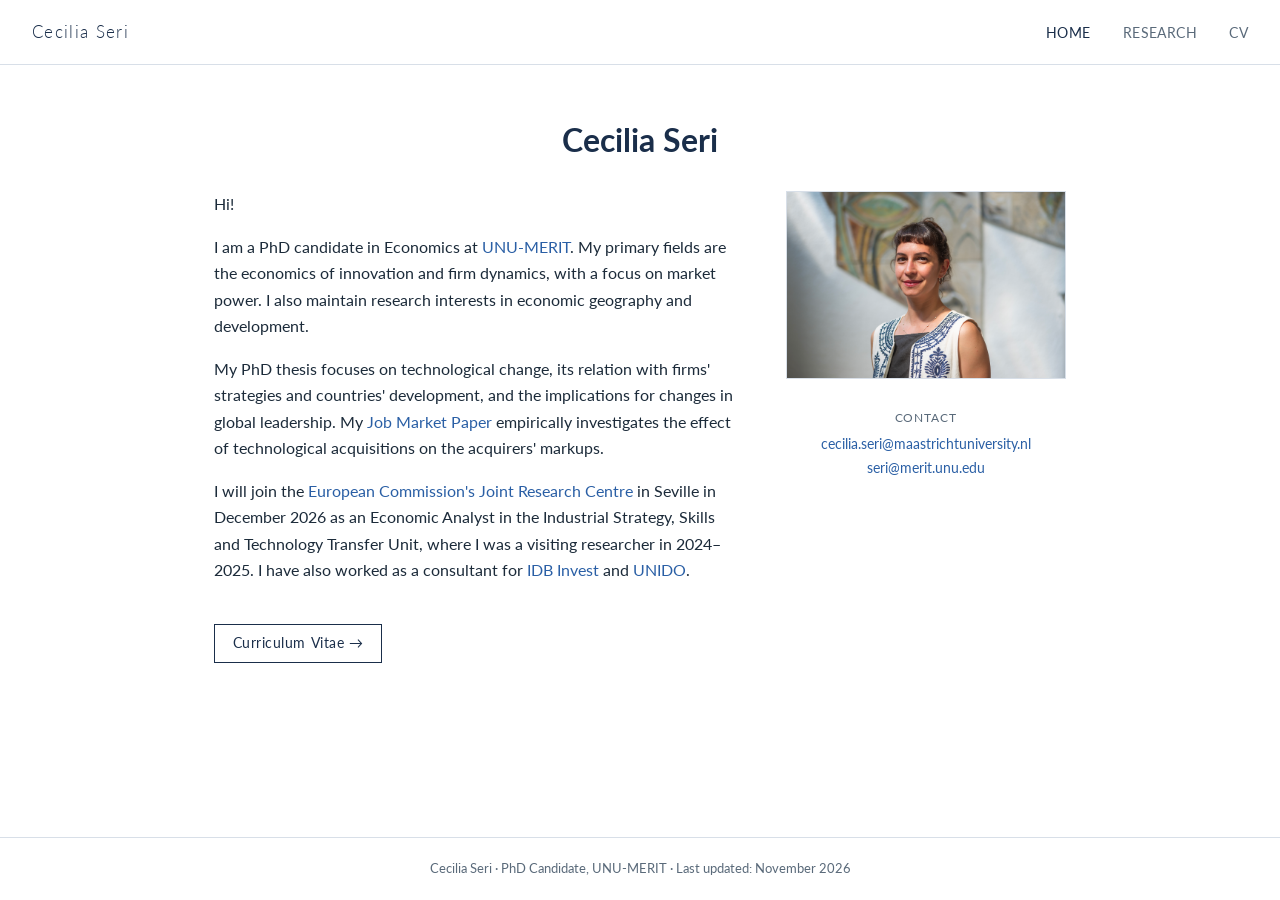
<file: index.html>
<!DOCTYPE html>
<html lang="en">
<head>
  <meta charset="UTF-8" />
  <meta name="viewport" content="width=device-width, initial-scale=1.0" />
  <title>Cecilia Seri</title>
  <link rel="stylesheet" href="style.css" />
</head>
<body>

  <!-- ── Navigation ──────────────────────────────────── -->
  <nav>
    <div class="inner">
      <a class="nav-name" href="index.html">Cecilia Seri</a>
      <ul class="nav-links">
        <li><a href="index.html" class="active">Home</a></li>
        <li><a href="research.html">Research</a></li>
        <li><a href="cv.html">CV</a></li>
      </ul>
    </div>
  </nav>

  <!-- ── Main ────────────────────────────────────────── -->
  <main>
    <div class="site-wrapper">
      <h1 class="home-name">Cecilia Seri</h1>

      <div class="home-grid">

        <!-- Left: text content -->
        <div class="home-intro">
          <p style="margin-top: 0;">Hi!</p>

          <p>
            I am a PhD candidate in Economics at
            <a href="https://unu.edu/merit/doctorate-degree/full-time-phd-programme" target="_blank" rel="noopener">UNU-MERIT</a>.
            My primary fields are the economics of innovation and firm dynamics,
            with a focus on market power. I also maintain research interests
            in economic geography and development.
          </p>

          <p>
            My PhD thesis focuses on technological change, its relation with firms'
            strategies and countries' development, and the implications for changes
            in global leadership. My <a href="https://unu-merit.nl/publications/wppdf/2026/wp2026-017.pdf" target="_blank" rel="noopener">Job Market Paper</a>
            empirically investigates the effect of technological acquisitions on the
            acquirers' markups.
          </p>

          <p>
            I will join the
            <a href="https://joint-research-centre.ec.europa.eu/index_en" target="_blank" rel="noopener">European Commission's Joint Research Centre</a>
            in Seville in December 2026 as an Economic Analyst in the Industrial Strategy,
            Skills and Technology Transfer Unit, where I was a visiting researcher in 2024–2025.
            I have also worked as a consultant for
            <a href="https://idbinvest.org/en/about-us" target="_blank" rel="noopener">IDB Invest</a>
            and
            <a href="https://www.unido.org/about-us/who-we-are" target="_blank" rel="noopener">UNIDO</a>.
          </p>

          <a class="cv-link" style="margin-top: 1.5rem;" href="https://www.dropbox.com/scl/fi/thcr3e5sdj7f5jngwcqin/CV_Seri_November2026.pdf?rlkey=74hafy20aoqhg10soenw8upjd&raw=1" target="_blank" rel="noopener">Curriculum Vitae →</a>
        </div>

        <!-- Right: photo + contact + social -->
        <div class="photo-col">
          <img src="SERI-Cecilia-02.jpg" alt="Cecilia Seri" />

          <div class="contact-block">
            <p class="contact-label">Contact</p>
            <p>
              <a href="mailto:cecilia.seri@maastrichtuniversity.nl">cecilia.seri@maastrichtuniversity.nl</a><br />
              <a href="mailto:seri@merit.unu.edu">seri@merit.unu.edu</a>
            </p>
          </div>
        </div>

      </div>
    </div>
  </main>

  <!-- ── Footer ──────────────────────────────────────── -->
  <footer>
    <div class="site-wrapper">
      Cecilia Seri · PhD Candidate, UNU-MERIT · Last updated: November 2026
    </div>
  </footer>

</body>
</html>
</file>
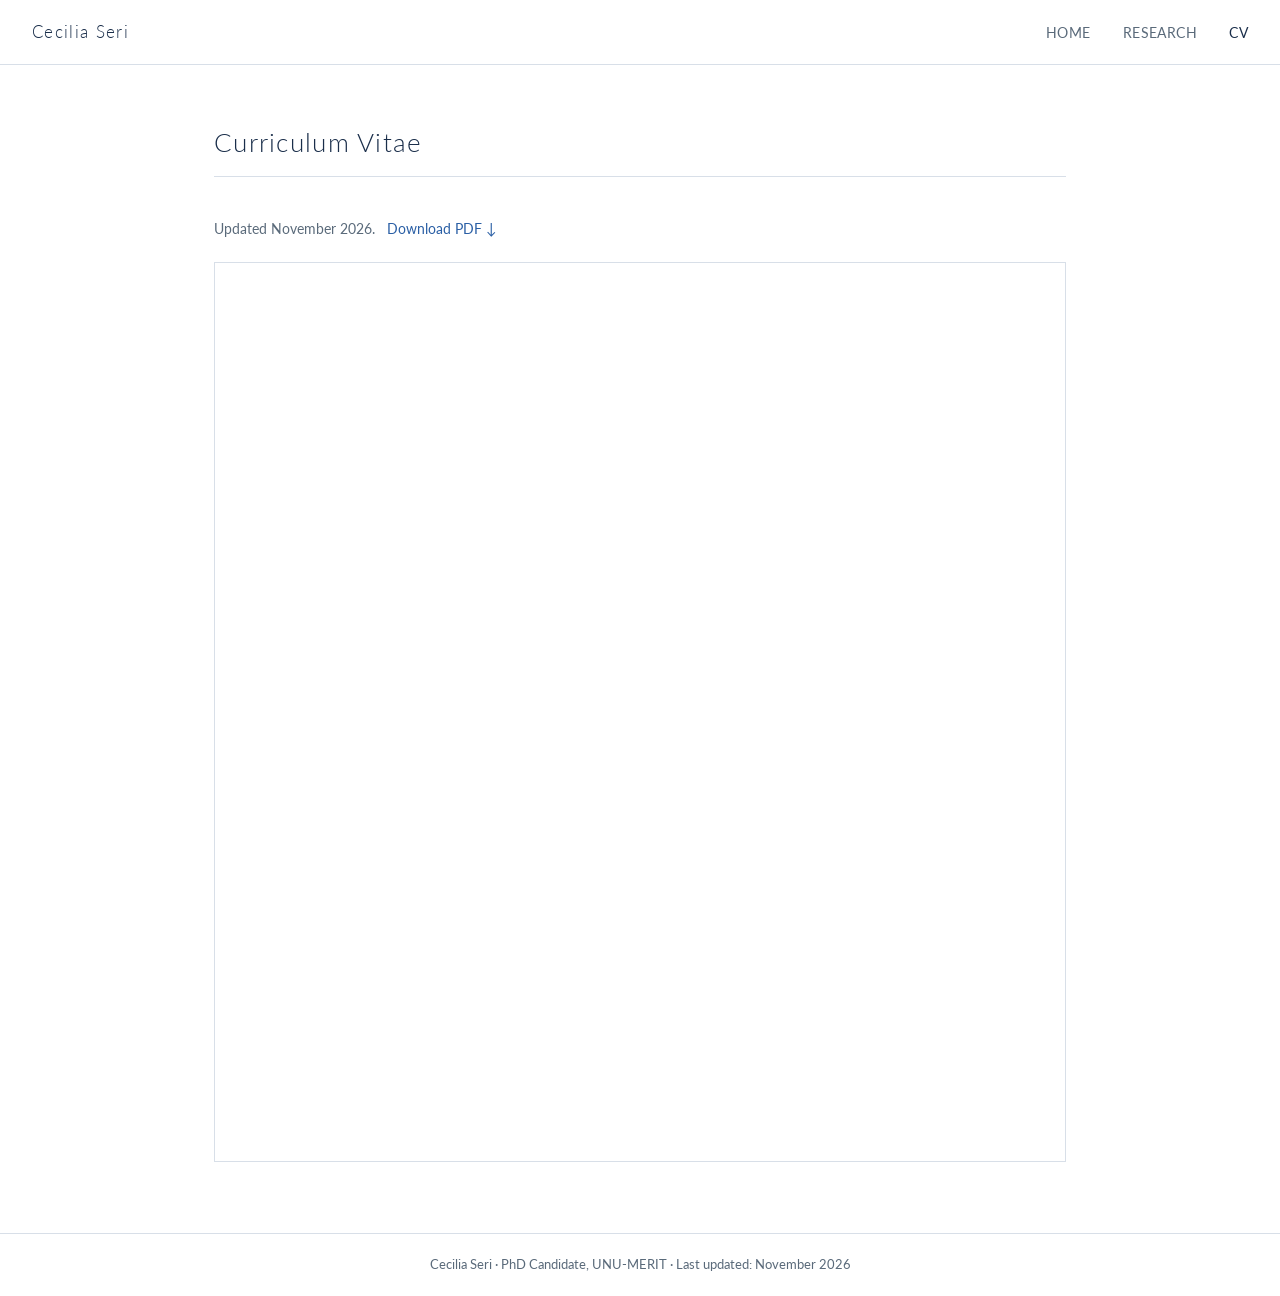
<file: cv.html>
<!DOCTYPE html>
<html lang="en">
<head>
  <meta charset="UTF-8" />
  <meta name="viewport" content="width=device-width, initial-scale=1.0" />
  <title>CV — Cecilia Seri</title>
  <link rel="stylesheet" href="style.css" />
</head>
<body>

  <!-- ── Navigation ──────────────────────────────────── -->
  <nav>
    <div class="inner">
      <a class="nav-name" href="index.html">Cecilia Seri</a>
      <ul class="nav-links">
        <li><a href="index.html">Home</a></li>
        <li><a href="research.html">Research</a></li>
        <li><a href="cv.html" class="active">CV</a></li>
      </ul>
    </div>
  </nav>

  <!-- ── Main ────────────────────────────────────────── -->
  <main>
    <div class="site-wrapper">
      <h1 class="page-title">Curriculum Vitae</h1>

      <p style="margin-bottom: 1.25rem; font-size: 0.9rem; color: var(--muted);">
        Updated November 2026. &nbsp;
        <a href="https://www.dropbox.com/scl/fi/thcr3e5sdj7f5jngwcqin/CV_Seri_November2026.pdf?rlkey=74hafy20aoqhg10soenw8upjd&raw=1" target="_blank" rel="noopener">Download PDF ↓</a>
      </p>

      <iframe
        src="https://www.dropbox.com/scl/fi/thcr3e5sdj7f5jngwcqin/CV_Seri_November2026.pdf?rlkey=74hafy20aoqhg10soenw8upjd&raw=1"
        width="100%"
        height="900px"
        style="border: 1px solid var(--border);"
        title="Cecilia Seri CV">
        <p>Your browser does not support iframes.
          <a href="https://www.dropbox.com/scl/fi/thcr3e5sdj7f5jngwcqin/CV_Seri_November2026.pdf?rlkey=74hafy20aoqhg10soenw8upjd&raw=1" target="_blank" rel="noopener">Download CV here.</a>
        </p>
      </iframe>
    </div>
  </main>

  <!-- ── Footer ──────────────────────────────────────── -->
  <footer>
    <div class="site-wrapper">
      Cecilia Seri · PhD Candidate, UNU-MERIT · Last updated: November 2026
    </div>
  </footer>

</body>
</html>
</file>
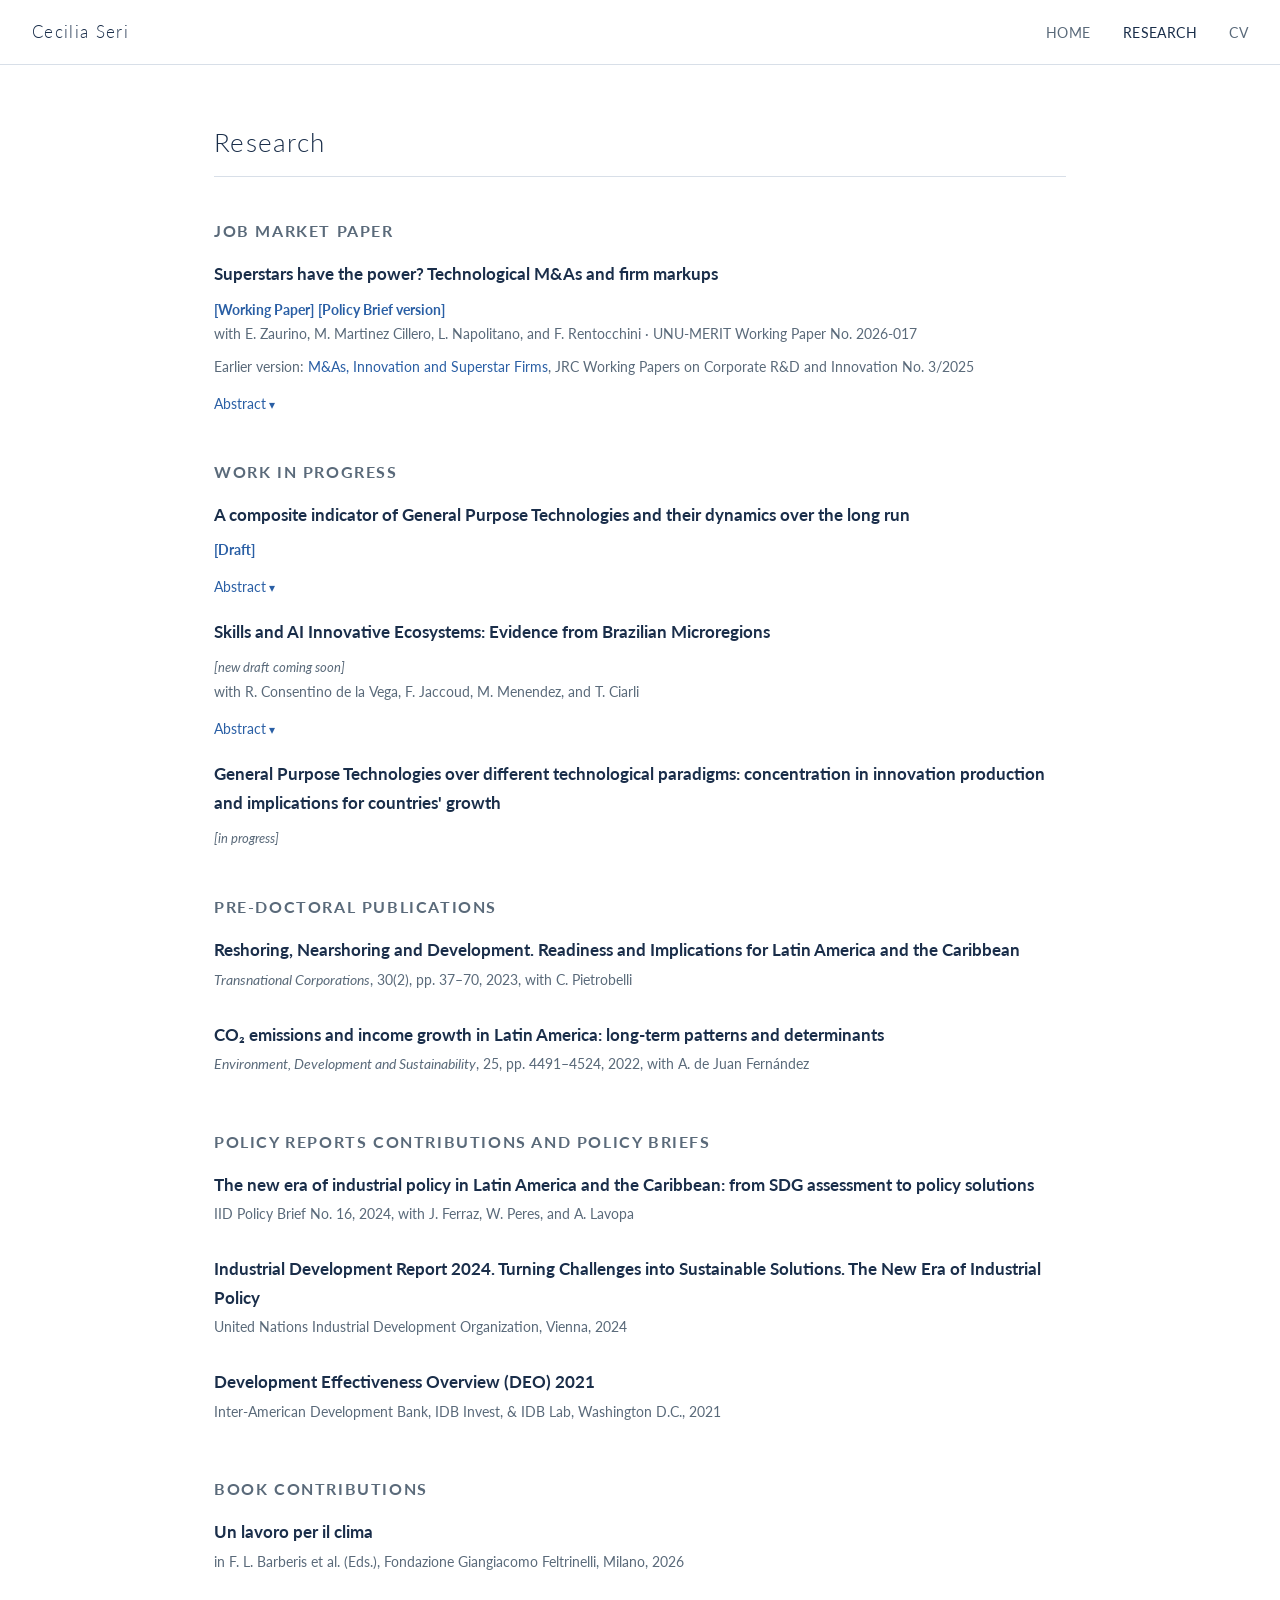
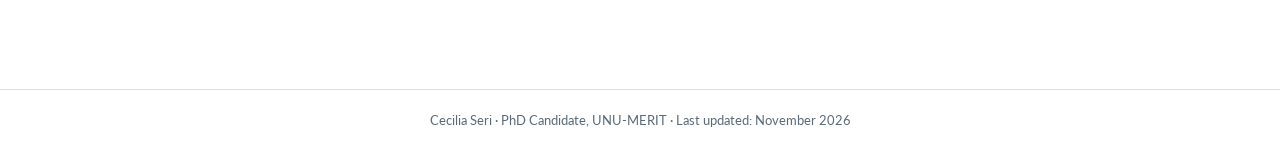
<file: research.html>
<!DOCTYPE html>
<html lang="en">
<head>
  <meta charset="UTF-8" />
  <meta name="viewport" content="width=device-width, initial-scale=1.0" />
  <title>Research — Cecilia Seri</title>
  <link rel="stylesheet" href="style.css" />
</head>
<body>

  <!-- ── Navigation ──────────────────────────────────── -->
  <nav>
    <div class="inner">
      <a class="nav-name" href="index.html">Cecilia Seri</a>
      <ul class="nav-links">
        <li><a href="index.html">Home</a></li>
        <li><a href="research.html" class="active">Research</a></li>
        <li><a href="cv.html">CV</a></li>
      </ul>
    </div>
  </nav>

  <!-- ── Main ────────────────────────────────────────── -->
  <main>
    <div class="site-wrapper">
      <h1 class="page-title">Research</h1>

      <!-- ── Job market paper ──────────────────────── -->
      <div class="paper-section">
        <h2>Job market paper</h2>

        <div class="paper">
          <p class="paper-title">
            <a href="https://unu-merit.nl/publications/wppdf/2026/wp2026-017.pdf" target="_blank" rel="noopener">Superstars have the power? Technological M&amp;As and firm markups</a>
          </p>
          <p class="paper-tags-line"><span class="paper-tag-link"><a href="https://unu-merit.nl/publications/wppdf/2026/wp2026-017.pdf" target="_blank" rel="noopener">[Working Paper]</a></span> <span class="paper-tag-link"><a href="https://publications.jrc.ec.europa.eu/repository/handle/JRC145729" target="_blank" rel="noopener">[Policy Brief version]</a></span></p>
          <p class="paper-meta">with E. Zaurino, M. Martinez Cillero, L. Napolitano, and F. Rentocchini · UNU-MERIT Working Paper No. 2026-017</p>
          <p class="paper-meta">Earlier version: <a href="https://publications.jrc.ec.europa.eu/repository/handle/JRC143362" target="_blank" rel="noopener">M&amp;As, Innovation and Superstar Firms</a>, JRC Working Papers on Corporate R&amp;D and Innovation No. 3/2025</p>
          <details class="abstract-toggle">
            <summary>Abstract</summary>
            <p>We study whether acquisitions of patent-holding firms (technological M&amp;As) raise acquirer markups, exploiting the staggered timing of first technological acquisitions in a panel of 7,796 listed firms in 79 countries over 2009–2020. Technological M&amp;As raise acquirer markups by 1.7 percent, roughly two years of growth in the aggregate US markup, with larger effects among top R&amp;D investors. Post-acquisition patenting shows no detectable increase, and productivity declines. Markup gains increase with the size of the acquired patent stock and with technological proximity to the target, consistent with acquired patents shielding acquirers from rivals rather than with innovation or efficiency gains.</p>
          </details>
        </div>
      </div>

      <!-- ── Work in progress ───────────────────────── -->
      <div class="paper-section">
        <h2>Work in progress</h2>

        <div class="paper">
          <p class="paper-title">
            <a href="https://www.dropbox.com/scl/fi/4t4w858mr0ua2ixfekqqk/gpness_CI_Seri_20261124.pdf?rlkey=e4n8prsofqxznbzabegs8h4bp&amp;raw=1" target="_blank" rel="noopener">A composite indicator of General Purpose Technologies and their dynamics over the long run</a>
          </p>
          <p class="paper-tags-line"><span class="paper-tag-link"><a href="https://www.dropbox.com/scl/fi/4t4w858mr0ua2ixfekqqk/gpness_CI_Seri_20261124.pdf?rlkey=e4n8prsofqxznbzabegs8h4bp&amp;raw=1" target="_blank" rel="noopener">[Draft]</a></span></p>
          <details class="abstract-toggle">
            <summary>Abstract</summary>
            <p>We construct a continuous composite indicator of general purposeness (GPness) using annual data on 3-digit US patent classes over 1920–2014. The benefit-of-the-doubt approach combines the three characteristics of a GPT — growth, innovation complementarity and use complementarity — into a measure of proximity to the yearly frontier. Varying weights accommodate technologies at different stages of maturity while requiring minimum contributions from every dimension. High GPness is rare: only 24 classes attain the frontier. The composition of leading technologies shifts from mechanical technologies towards chemicals and, subsequently, computers and communications, while electrical and electronic technologies remain prominent. Leadership at the top one per cent exhibits major breaks around 1961 and 1988, separating three relatively stable eras. Ascent to technological leadership is gradual and heterogeneous: four era-defining classes take fourteen to thirty-five years to progress from the top decile to the top one per cent. These findings connect individual technological trajectories to the succession of techno-economic paradigms and distinguish leadership from initial emergence.</p>
          </details>
        </div>

        <div class="paper">
          <p class="paper-title">
            Skills and AI Innovative Ecosystems: Evidence from Brazilian Microregions
          </p>
          <p class="paper-tags-line"><span class="paper-status">[new draft coming soon]</span></p>
          <p class="paper-meta">with R. Consentino de la Vega, F. Jaccoud, M. Menendez, and T. Ciarli</p>
          <details class="abstract-toggle">
            <summary>Abstract</summary>
            <p>This paper proposes a data-driven approach to identify the skills most strongly associated with the emergence of AI firms across Brazilian functional labour market regions (Regiões Geográficas Imediatas, RGIs). We combine worker-level employment records from RAIS with the ESCO skills taxonomy and firm-level data from FactSet/Crunchbase to construct a novel region–skill dataset covering nearly 13,500 skills across 392 RGIs. Using canonical correspondence analysis (CCA), we extract the latent skill dimensions that maximally correlate with AI firm presence, conditioning on regional income, the stock of digital firms, and broader digital innovation ecosystem factors. Across different model specifications, the skills most distinctively associated with AI firm presence remain stable, comprising foundational digital and organisational capabilities spanning software architecture, distributed computing, DevOps, cybersecurity, and advanced data platforms. These skills are geographically rare and concentrate in a small number of highly diversified regions, primarily major urban centres such as São Paulo, Rio de Janeiro, Curitiba, and Brasília. These findings suggest that pre-existing digital human capital endowments shape the geography of AI entrepreneurship, and that the regional concentration of AI activity in Brazil reflects structural path dependencies rooted in accumulated skill bases.</p>
          </details>
        </div>

        <div class="paper">
          <p class="paper-title">
            General Purpose Technologies over different technological paradigms: concentration in innovation production and implications for countries' growth
          </p>
          <p class="paper-tags-line"><span class="paper-status">[in progress]</span></p>
        </div>
      </div>

      <!-- ── Pre-doctoral publications ─────────────── -->
      <div class="paper-section">
        <h2>Pre-doctoral publications</h2>

        <div class="paper">
          <p class="paper-title">
            <a href="https://www.un-ilibrary.org/content/journals/2076099x/30/2/2" target="_blank" rel="noopener">Reshoring, Nearshoring and Development. Readiness and Implications for Latin America and the Caribbean</a>
          </p>
          <p class="paper-meta"><em>Transnational Corporations</em>, 30(2), pp. 37–70, 2023, with C. Pietrobelli</p>
        </div>

        <div class="paper">
          <p class="paper-title">
            <a href="https://link.springer.com/article/10.1007/s10668-022-02211-y" target="_blank" rel="noopener">CO₂ emissions and income growth in Latin America: long-term patterns and determinants</a>
          </p>
          <p class="paper-meta"><em>Environment, Development and Sustainability</em>, 25, pp. 4491–4524, 2022, with A. de Juan Fernández</p>
        </div>
      </div>

      <!-- ── Policy reports ─────────────────────────── -->
      <div class="paper-section">
        <h2>Policy reports contributions and policy briefs</h2>

        <div class="paper">
          <p class="paper-title">
            <a href="https://www.unido.org/sites/default/files/unido-publications/2024-12/IID%20Policy%20Brief%2016%20-%20LAC%20Industrial%20Policy.pdf" target="_blank" rel="noopener">The new era of industrial policy in Latin America and the Caribbean: from SDG assessment to policy solutions</a>
          </p>
          <p class="paper-meta">IID Policy Brief No. 16, 2024, with J. Ferraz, W. Peres, and A. Lavopa</p>
        </div>

        <div class="paper">
          <p class="paper-title">
            <a href="https://www.unido.org/idr/idr2024#/" target="_blank" rel="noopener">Industrial Development Report 2024. Turning Challenges into Sustainable Solutions. The New Era of Industrial Policy</a>
          </p>
          <p class="paper-meta">United Nations Industrial Development Organization, Vienna, 2024</p>
        </div>

        <div class="paper">
          <p class="paper-title">
            <a href="https://publications.iadb.org/en/development-effectiveness-overview-deo-2021" target="_blank" rel="noopener">Development Effectiveness Overview (DEO) 2021</a>
          </p>
          <p class="paper-meta">Inter-American Development Bank, IDB Invest, &amp; IDB Lab, Washington D.C., 2021</p>
        </div>
      </div>

      <!-- ── Book contributions ─────────────────────── -->
      <div class="paper-section">
        <h2>Book contributions</h2>

        <div class="paper">
          <p class="paper-title">
            <a href="https://fondazionefeltrinelli.it/scopri/un-lavoro-per-il-clima/" target="_blank" rel="noopener">Un lavoro per il clima</a>
          </p>
          <p class="paper-meta">in F. L. Barberis et al. (Eds.), Fondazione Giangiacomo Feltrinelli, Milano, 2026</p>
        </div>
      </div>

    </div>
  </main>

  <!-- ── Footer ──────────────────────────────────────── -->
  <footer>
    <div class="site-wrapper">
      Cecilia Seri · PhD Candidate, UNU-MERIT · Last updated: November 2026
    </div>
  </footer>

</body>
</html>
</file>
<file: style.css>
@import url('https://fonts.googleapis.com/css2?family=Lato:ital,wght@0,300;0,400;0,700;1,400&display=swap');

/* ── Reset & base ─────────────────────────────────────── */
*, *::before, *::after { box-sizing: border-box; margin: 0; padding: 0; }

:root {
  --navy:   #1a2e4a;
  --link:   #2a5fa5;
  --muted:  #5a6a7a;
  --border: #d8dfe8;
  --bg:     #ffffff;
  --bg-soft:#f7f9fb;
  --text:   #1c2b3a;
  --max-w:  900px;
  --sans:   'Lato', 'Helvetica Neue', Arial, sans-serif;
}

html { font-size: 16px; scroll-behavior: smooth; }

body {
  font-family: var(--sans);
  color: var(--text);
  background: var(--bg);
  line-height: 1.7;
  min-height: 100vh;
  display: flex;
  flex-direction: column;
}

a { color: var(--link); text-decoration: none; }
a:hover { text-decoration: underline; }

/* ── Layout ───────────────────────────────────────────── */
.site-wrapper {
  max-width: var(--max-w);
  margin: 0 auto;
  padding: 0 1.5rem;
  width: 100%;
}

/* ── Nav ──────────────────────────────────────────────── */
nav {
  border-bottom: 1px solid var(--border);
  padding: 1.1rem 2rem;
  position: sticky;
  top: 0;
  background: var(--bg);
  z-index: 100;
}

nav .inner {
  display: flex;
  align-items: center;
  justify-content: space-between;
}

.nav-name {
  font-family: var(--sans);
  font-size: 1.05rem;
  font-weight: 300;
  color: var(--navy);
  text-decoration: none;
  letter-spacing: 0.08em;
}

.nav-links {
  display: flex;
  gap: 2rem;
  list-style: none;
}

.nav-links a {
  text-decoration: none;
  font-size: 0.9rem;
  color: var(--muted);
  letter-spacing: 0.03em;
  text-transform: uppercase;
  transition: color 0.15s;
}

.nav-links a:hover,
.nav-links a.active { color: var(--navy); }

/* ── Main content ─────────────────────────────────────── */
main { flex: 1; padding: 3.5rem 0 4rem; }

/* ── Home page ────────────────────────────────────────── */
.home-name {
  font-family: var(--sans);
  font-size: 2rem;
  font-weight: 700;
  color: var(--navy);
  text-align: center;
  margin-bottom: 2rem;
  line-height: 1.2;
}

.home-grid {
  display: grid;
  grid-template-columns: 1fr 280px;
  gap: 3rem;
  align-items: start;
}

.home-intro p {
  margin-bottom: 1rem;
  font-size: 0.975rem;
}

.contact-block {
  margin-top: 1.75rem;
  font-size: 0.9rem;
  color: var(--muted);
}

.contact-block a { color: var(--link); text-decoration: none; }
.contact-block a:hover { text-decoration: underline; }

.contact-label {
  font-size: 0.78rem;
  text-transform: uppercase;
  letter-spacing: 0.08em;
  color: var(--muted);
  margin-bottom: 0.25rem;
  font-weight: normal;
}

.cv-link {
  display: inline-block;
  margin-top: 0.75rem;
  padding: 0.45rem 1.1rem;
  border: 1px solid var(--navy);
  color: var(--navy);
  text-decoration: none;
  font-size: 0.85rem;
  letter-spacing: 0.04em;
  transition: background 0.15s, color 0.15s;
}

.cv-link:hover {
  background: var(--navy);
  color: #fff;
  text-decoration: none;
}

.photo-col { text-align: center; }

.photo-col img {
  width: 100%;
  max-width: 300px;
  display: block;
  margin: 0 auto;
  border: 1px solid var(--border);
}

/* ── Research page ────────────────────────────────────── */
.page-title {
  font-family: var(--sans);
  font-size: 1.6rem;
  font-weight: 300;
  color: var(--navy);
  margin-bottom: 2.5rem;
  padding-bottom: 0.75rem;
  border-bottom: 1px solid var(--border);
  letter-spacing: 0.05em;
}

.paper-section { margin-bottom: 2rem; }

.paper-section h2 {
  font-size: 1rem;
  text-transform: uppercase;
  letter-spacing: 0.1em;
  color: var(--muted);
  font-weight: 700;
  margin-bottom: 1rem;
}

.paper {
  margin-bottom: 0.6rem;
  padding-bottom: 0.6rem;
}

.paper-title {
  font-family: var(--sans);
  font-size: 1.05rem;
  font-weight: 700;
  color: var(--navy);
  margin-bottom: 0.25rem;
}

.paper-title a { color: inherit; text-decoration: none; }
.paper-title a:hover { text-decoration: underline; }

.paper-meta {
  font-size: 0.85rem;
  color: var(--muted);
  margin-bottom: 0.6rem;
}

/* ── Paper tags ──────────────────────────────────────── */
.paper-tags-line {
  margin-top: 0.35rem;
  margin-bottom: 0.1rem;
}

.paper-tag-link {
  font-size: 0.88rem;
  font-weight: 700;
}

.paper-tag-link a {
  color: var(--link);
  text-decoration: none;
}

.paper-tag-link a:hover { text-decoration: underline; }

.paper-status {
  font-style: italic;
  font-size: 0.82rem;
  color: var(--muted);
  font-weight: 400;
}

/* ── Abstract toggle ──────────────────────────────────── */
.abstract-toggle {
  margin-top: 0.6rem;
}

.abstract-toggle summary {
  font-size: 0.85rem;
  color: var(--link);
  cursor: pointer;
  list-style: none;
  display: inline-block;
}

.abstract-toggle summary::-webkit-details-marker { display: none; }

.abstract-toggle summary::after {
  content: " ▾";
  font-size: 0.75rem;
}

.abstract-toggle[open] summary::after {
  content: " ▴";
}

.abstract-toggle p {
  margin-top: 0.6rem;
  font-size: 0.9rem;
  color: var(--text);
  line-height: 1.7;
}

/* ── Footer ───────────────────────────────────────────── */
footer {
  border-top: 1px solid var(--border);
  padding: 1.25rem 0;
  font-size: 0.8rem;
  color: var(--muted);
  text-align: center;
}

/* ── Responsive ───────────────────────────────────────── */
@media (max-width: 580px) {
  .home-grid { grid-template-columns: 1fr; }
  .photo-col { order: -1; }
  .nav-links { gap: 1.2rem; }
  .home-intro h1 { font-size: 1.6rem; }
}
</file>
